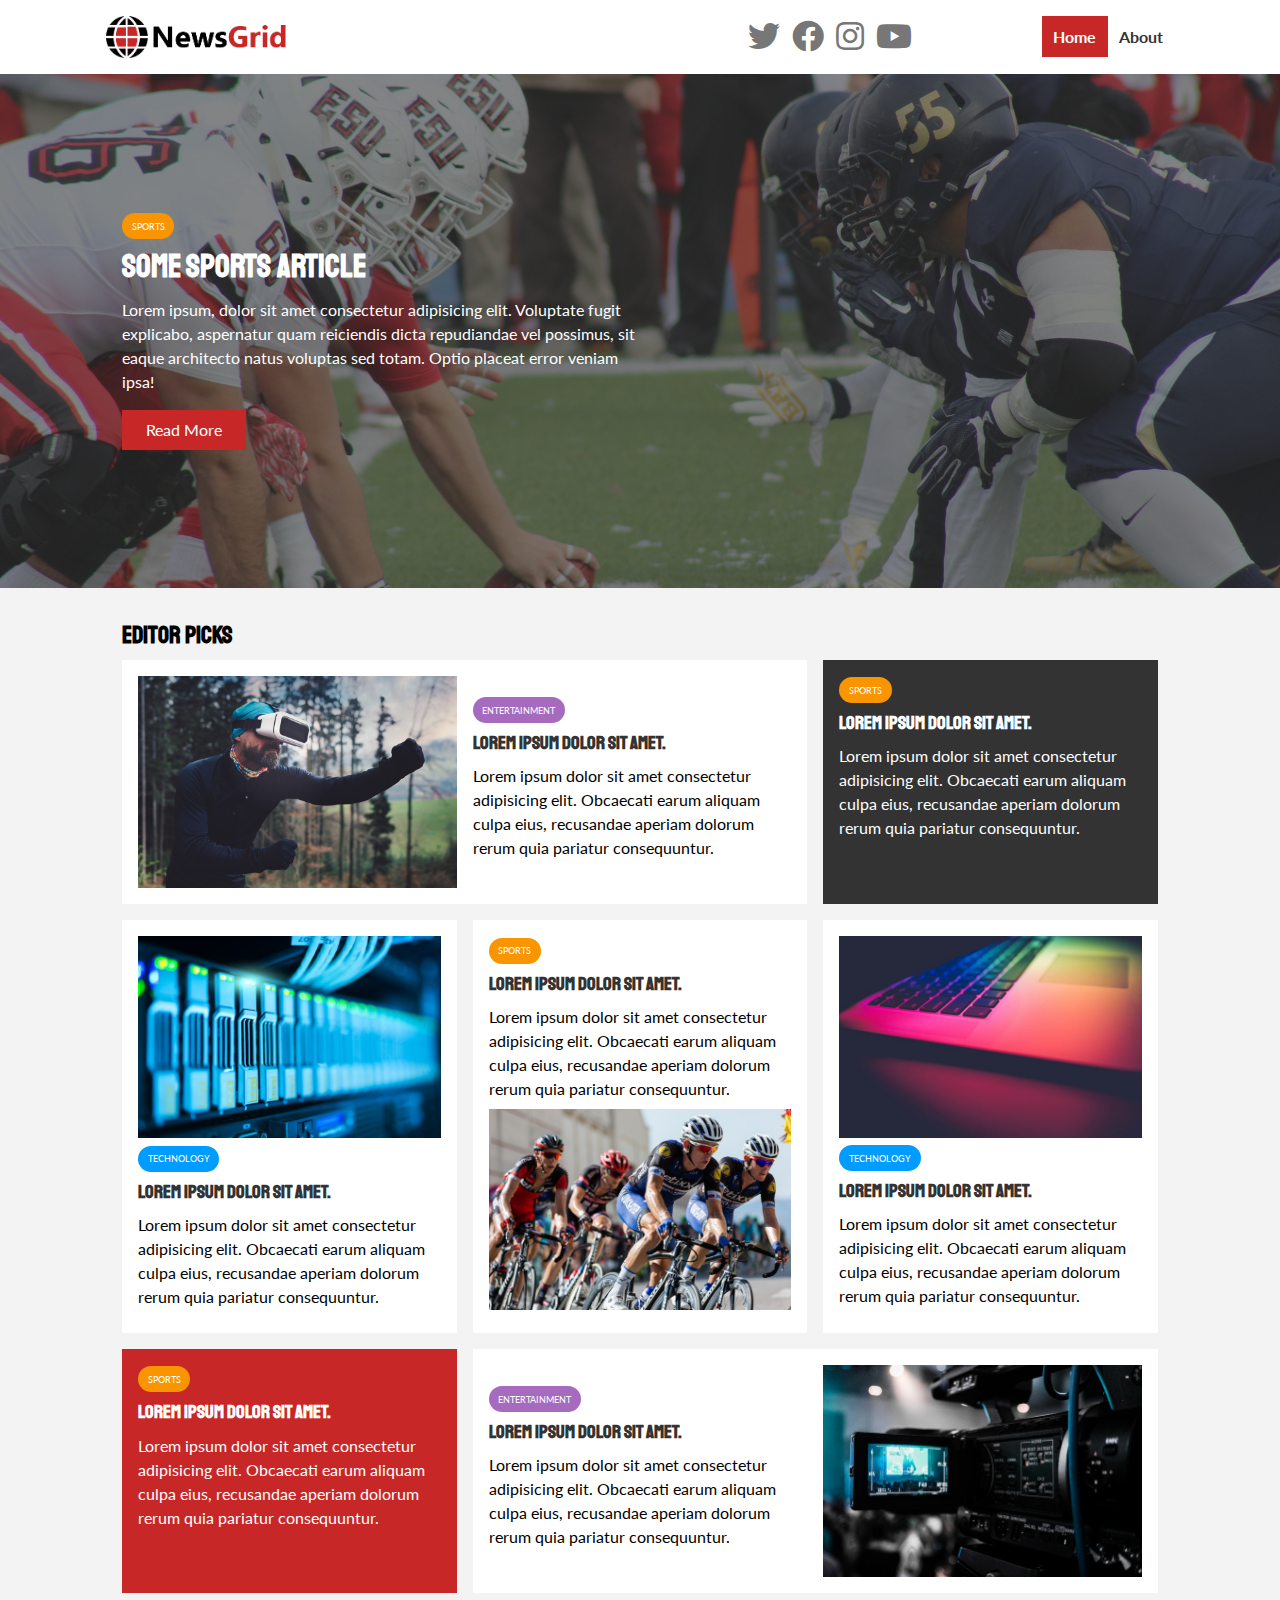
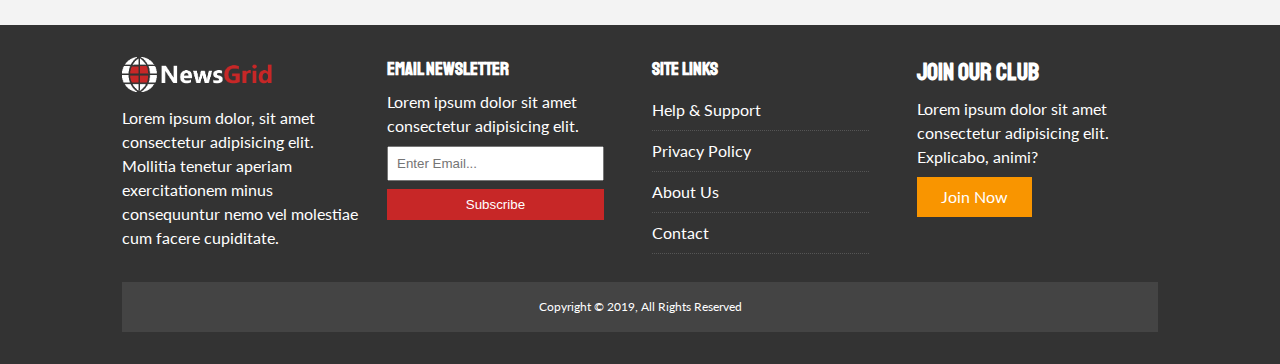
<file: index.html>
<!DOCTYPE html>
<html lang="en">

<head>
  <meta charset="UTF-8">
  <meta name="viewport" content="width=device-width, initial-scale=1.0">
  <meta http-equiv="X-UA-Compatible" content="ie=edge">
  <link rel="stylesheet" href="https://use.fontawesome.com/releases/v5.10.1/css/all.css">
  <link href="https://fonts.googleapis.com/css?family=Lato|Staatliches&display=swap" rel="stylesheet">
  <link rel="stylesheet" href="css/style.css">
  <link rel="stylesheet" media="screen and (max-width: 768px)" href="css/mobile.css">
  <link rel="shortcut icon" type="image/x-icon" href="favicon.ico">
  <title>NewsGrid | Latest News</title>
</head>

<body>

  <!-- Navigation Bar  -->
  <nav id="main-nav">
    <div class="container">
      <img src="img/logo.png" alt="NewsGrid" class="logo">
      <div class="social">
        <a href="https://www.youtube.com" target="_blank"><i class="fab fa-twitter fa-2x"></i></a>
        <a href="https://www.twitter.com" target="_blank"><i class="fab fa-facebook fa-2x"></i></a>
        <a href="https://www.instagram.com" target="_blank"><i class="fab fa-instagram fa-2x"></i></a>
        <a href="https://www.youtube.com" target="_blank"><i class="fab fa-youtube fa-2x"></i></a>
      </div>
      <ul>
        <li><a class="current" href="index.html">Home</a></li>
        <li><a href="about.html">About</a></li>
      </ul>
    </div>
  </nav>

  <!-- Showcase -->
  <header id="showcase">
    <div class="container">
      <div class="showcase-container">
        <div class="showcase-content">
          <div class="category category-sports">Sports</div>
          <h1>Some Sports Article</h1>
          <p>Lorem ipsum, dolor sit amet consectetur adipisicing elit. Voluptate fugit explicabo, aspernatur quam
            reiciendis dicta repudiandae vel possimus, sit eaque architecto natus voluptas sed totam. Optio placeat
            error veniam ipsa!</p>
          <a href="article.html" class="btn btn-primary">Read More</a>
        </div>
      </div>
    </div>
  </header>

  <!-- Home Articles -->
  <section id="home-articles" class="py-2">
    <div class="container">
      <h2>Editor Picks</h2>
      <div class="articles-container">
        <article class="card">
          <img src="img/articles/ent1.jpg" alt="">
          <div>
            <div class="category category-ent">Entertainment</div>
            <h3>
              <a href="article.html">Lorem ipsum dolor sit amet.</a>
            </h3>
            <p>Lorem ipsum dolor sit amet consectetur adipisicing elit. Obcaecati earum aliquam culpa eius, recusandae
              aperiam dolorum rerum quia pariatur consequuntur.</p>
          </div>
        </article>
        <article class="card bg-dark">
          <div class="category category-sports">Sports</div>
          <h3>
            <a href="article.html">Lorem ipsum dolor sit amet.</a>
          </h3>
          <p>Lorem ipsum dolor sit amet consectetur adipisicing elit. Obcaecati earum aliquam culpa eius, recusandae
            aperiam dolorum rerum quia pariatur consequuntur.</p>
        </article>
        <article class="card">
          <img src="img/articles/tech1.jpg" alt="">
          <div class="category category-tech">Technology</div>
          <h3>
            <a href="article.html">Lorem ipsum dolor sit amet.</a>
          </h3>
          <p>Lorem ipsum dolor sit amet consectetur adipisicing elit. Obcaecati earum aliquam culpa eius, recusandae
            aperiam dolorum rerum quia pariatur consequuntur.</p>
        </article>
        <article class="card">
          <div class="category category-sports">Sports</div>
          <h3>
            <a href="article.html">Lorem ipsum dolor sit amet.</a>
          </h3>
          <p>Lorem ipsum dolor sit amet consectetur adipisicing elit. Obcaecati earum aliquam culpa eius, recusandae
            aperiam dolorum rerum quia pariatur consequuntur.</p>
          <img src="img/articles/sports1.jpg" alt="">
        </article>
        <article class="card">
          <img src="img/articles/tech2.jpg" alt="">
          <div class="category category-tech">Technology</div>
          <h3>
            <a href="article.html">Lorem ipsum dolor sit amet.</a>
          </h3>
          <p>Lorem ipsum dolor sit amet consectetur adipisicing elit. Obcaecati earum aliquam culpa eius, recusandae
            aperiam dolorum rerum quia pariatur consequuntur.</p>
        </article>
        <article class="card bg-primary">
          <div class="category category-sports">Sports</div>
          <h3>
            <a href="article.html">Lorem ipsum dolor sit amet.</a>
          </h3>
          <p>Lorem ipsum dolor sit amet consectetur adipisicing elit. Obcaecati earum aliquam culpa eius, recusandae
            aperiam dolorum rerum quia pariatur consequuntur.</p>
        </article>
        <article class="card">
          <div>
            <div class="category category-ent">Entertainment</div>
            <h3>
              <a href="article.html">Lorem ipsum dolor sit amet.</a>
            </h3>
            <p>Lorem ipsum dolor sit amet consectetur adipisicing elit. Obcaecati earum aliquam culpa eius, recusandae
              aperiam dolorum rerum quia pariatur consequuntur.</p>
          </div>
          <img src="img/articles/ent2.jpg" alt="">
        </article>
      </div>
    </div>
  </section>

  <!-- Footer -->
  <footer id="main-footer" class="py-2">
    <div class="container footer-container">
      <div>
        <img src="img/logo_light.png" alt="NewsGrid">
        <p>Lorem ipsum dolor, sit amet consectetur adipisicing elit. Mollitia tenetur aperiam exercitationem minus consequuntur nemo vel molestiae cum facere cupiditate.</p>
      </div>
      <div>
        <h3>Email Newsletter</h3>
        <p>Lorem ipsum dolor sit amet consectetur adipisicing elit.</p>
        <form name="contact" method="POST" data-netlify="true">
          <input type="email" name="email" placeholder="Enter Email...">
          <input type="submit" value="Subscribe" class="btn btn-primary">
        </form>
      </div>
      <div>
        <h3>Site Links</h3>
        <ul class="list">
          <li><a href="#">Help & Support</a></li>
          <li><a href="#">Privacy Policy</a></li>
          <li><a href="#">About Us</a></li>
          <li><a href="#">Contact</a></li>
        </ul>
      </div>
      <div>
        <h2>Join Our Club</h2>
        <p>Lorem ipsum dolor sit amet consectetur adipisicing elit. Explicabo, animi?</p>
        <a href="#" class="btn btn-secondary">Join Now</a>
      </div>
      <div>
        <p>
          Copyright &copy; 2019, All Rights Reserved
        </p>
      </div>
    </div>
  </footer>

</body>

</html>
</file>
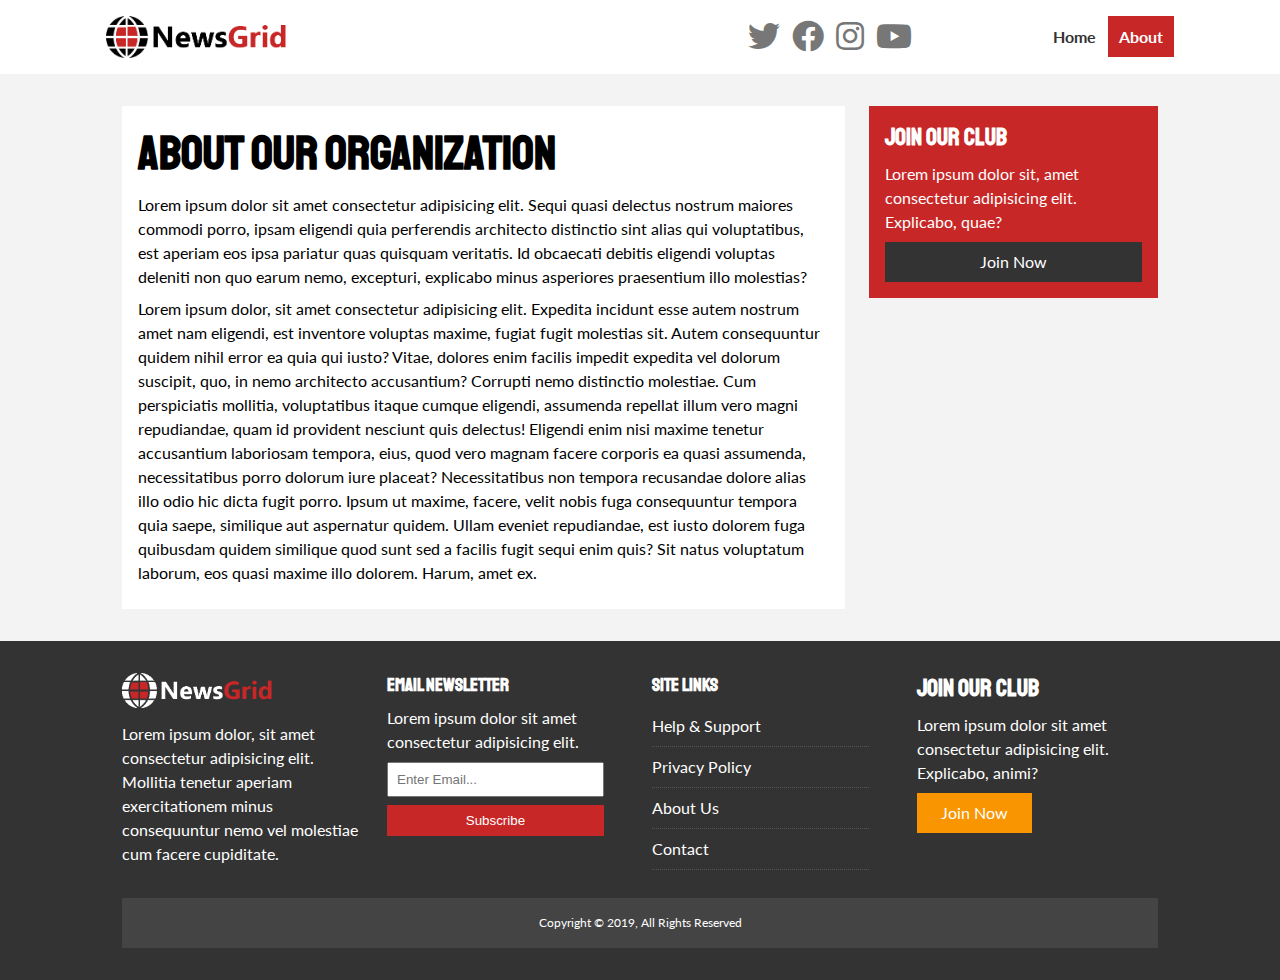
<file: about.html>
<!DOCTYPE html>
<html lang="en">

<head>
  <meta charset="UTF-8">
  <meta name="viewport" content="width=device-width, initial-scale=1.0">
  <meta http-equiv="X-UA-Compatible" content="ie=edge">
  <link rel="stylesheet" href="https://use.fontawesome.com/releases/v5.10.1/css/all.css">
  <link href="https://fonts.googleapis.com/css?family=Lato|Staatliches&display=swap" rel="stylesheet">
  <link rel="stylesheet" href="css/style.css">
  <link rel="stylesheet" media="screen and (max-width: 768px)" href="css/mobile.css">
  <link rel="shortcut icon" type="image/x-icon" href="favicon.ico">
  <title>NewsGrid | About</title>
</head>

<body>

  <!-- Navigation Bar  -->
  <nav id="main-nav">
    <div class="container">
      <img src="img/logo.png" alt="NewsGrid" class="logo">
      <div class="social">
        <a href="https://www.youtube.com" target="_blank"><i class="fab fa-twitter fa-2x"></i></a>
        <a href="https://www.twitter.com" target="_blank"><i class="fab fa-facebook fa-2x"></i></a>
        <a href="https://www.instagram.com" target="_blank"><i class="fab fa-instagram fa-2x"></i></a>
        <a href="https://www.youtube.com" target="_blank"><i class="fab fa-youtube fa-2x"></i></a>
      </div>
      <ul>
        <li><a href="index.html">Home</a></li>
        <li><a class="current" href="about.html">About</a></li>
      </ul>
    </div>
  </nav>

  <section id="about">
    <div class="container">
      <div class="page-container">
        <article class="card">
          <h1 class="l-heading">About Our Organization</h1>
          <p>Lorem ipsum dolor sit amet consectetur adipisicing elit. Sequi quasi delectus nostrum maiores commodi porro, ipsam eligendi quia perferendis architecto distinctio sint alias qui voluptatibus, est aperiam eos ipsa pariatur quas quisquam veritatis. Id obcaecati debitis eligendi voluptas deleniti non quo earum nemo, excepturi, explicabo minus asperiores praesentium illo molestias?</p>
          <p>Lorem ipsum dolor, sit amet consectetur adipisicing elit. Expedita incidunt esse autem nostrum amet nam eligendi, est inventore voluptas maxime, fugiat fugit molestias sit. Autem consequuntur quidem nihil error ea quia qui iusto? Vitae, dolores enim facilis impedit expedita vel dolorum suscipit, quo, in nemo architecto accusantium? Corrupti nemo distinctio molestiae. Cum perspiciatis mollitia, voluptatibus itaque cumque eligendi, assumenda repellat illum vero magni repudiandae, quam id provident nesciunt quis delectus! Eligendi enim nisi maxime tenetur accusantium laboriosam tempora, eius, quod vero magnam facere corporis ea quasi assumenda, necessitatibus porro dolorum iure placeat? Necessitatibus non tempora recusandae dolore alias illo odio hic dicta fugit porro. Ipsum ut maxime, facere, velit nobis fuga consequuntur tempora quia saepe, similique aut aspernatur quidem. Ullam eveniet repudiandae, est iusto dolorem fuga quibusdam quidem similique quod sunt sed a facilis fugit sequi enim quis? Sit natus voluptatum laborum, eos quasi maxime illo dolorem. Harum, amet ex.</p>
        </article>
        <aside class="card bg-primary">
          <h2>Join Our Club</h2>
          <p>Lorem ipsum dolor sit, amet consectetur adipisicing elit. Explicabo, quae?</p>
          <a href="#" class="btn btn-dark btn-block">Join Now</a>
        </aside>
      </div>
    </div>
  </section>

  <!-- Footer -->
  <footer id="main-footer" class="py-2">
    <div class="container footer-container">
      <div>
        <img src="img/logo_light.png" alt="NewsGrid">
        <p>Lorem ipsum dolor, sit amet consectetur adipisicing elit. Mollitia tenetur aperiam exercitationem minus
          consequuntur nemo vel molestiae cum facere cupiditate.</p>
      </div>
      <div>
        <h3>Email Newsletter</h3>
        <p>Lorem ipsum dolor sit amet consectetur adipisicing elit.</p>
        <form name="contact" method="POST" data-netlify="true">
          <input type="email" name="email" placeholder="Enter Email...">
          <input type="submit" value="Subscribe" class="btn btn-primary">
        </form>
      </div>
      <div>
        <h3>Site Links</h3>
        <ul class="list">
          <li><a href="#">Help & Support</a></li>
          <li><a href="#">Privacy Policy</a></li>
          <li><a href="#">About Us</a></li>
          <li><a href="#">Contact</a></li>
        </ul>
      </div>
      <div>
        <h2>Join Our Club</h2>
        <p>Lorem ipsum dolor sit amet consectetur adipisicing elit. Explicabo, animi?</p>
        <a href="#" class="btn btn-secondary">Join Now</a>
      </div>
      <div>
        <p>
          Copyright &copy; 2019, All Rights Reserved
        </p>
      </div>
    </div>
  </footer>

</body>

</html>
</file>
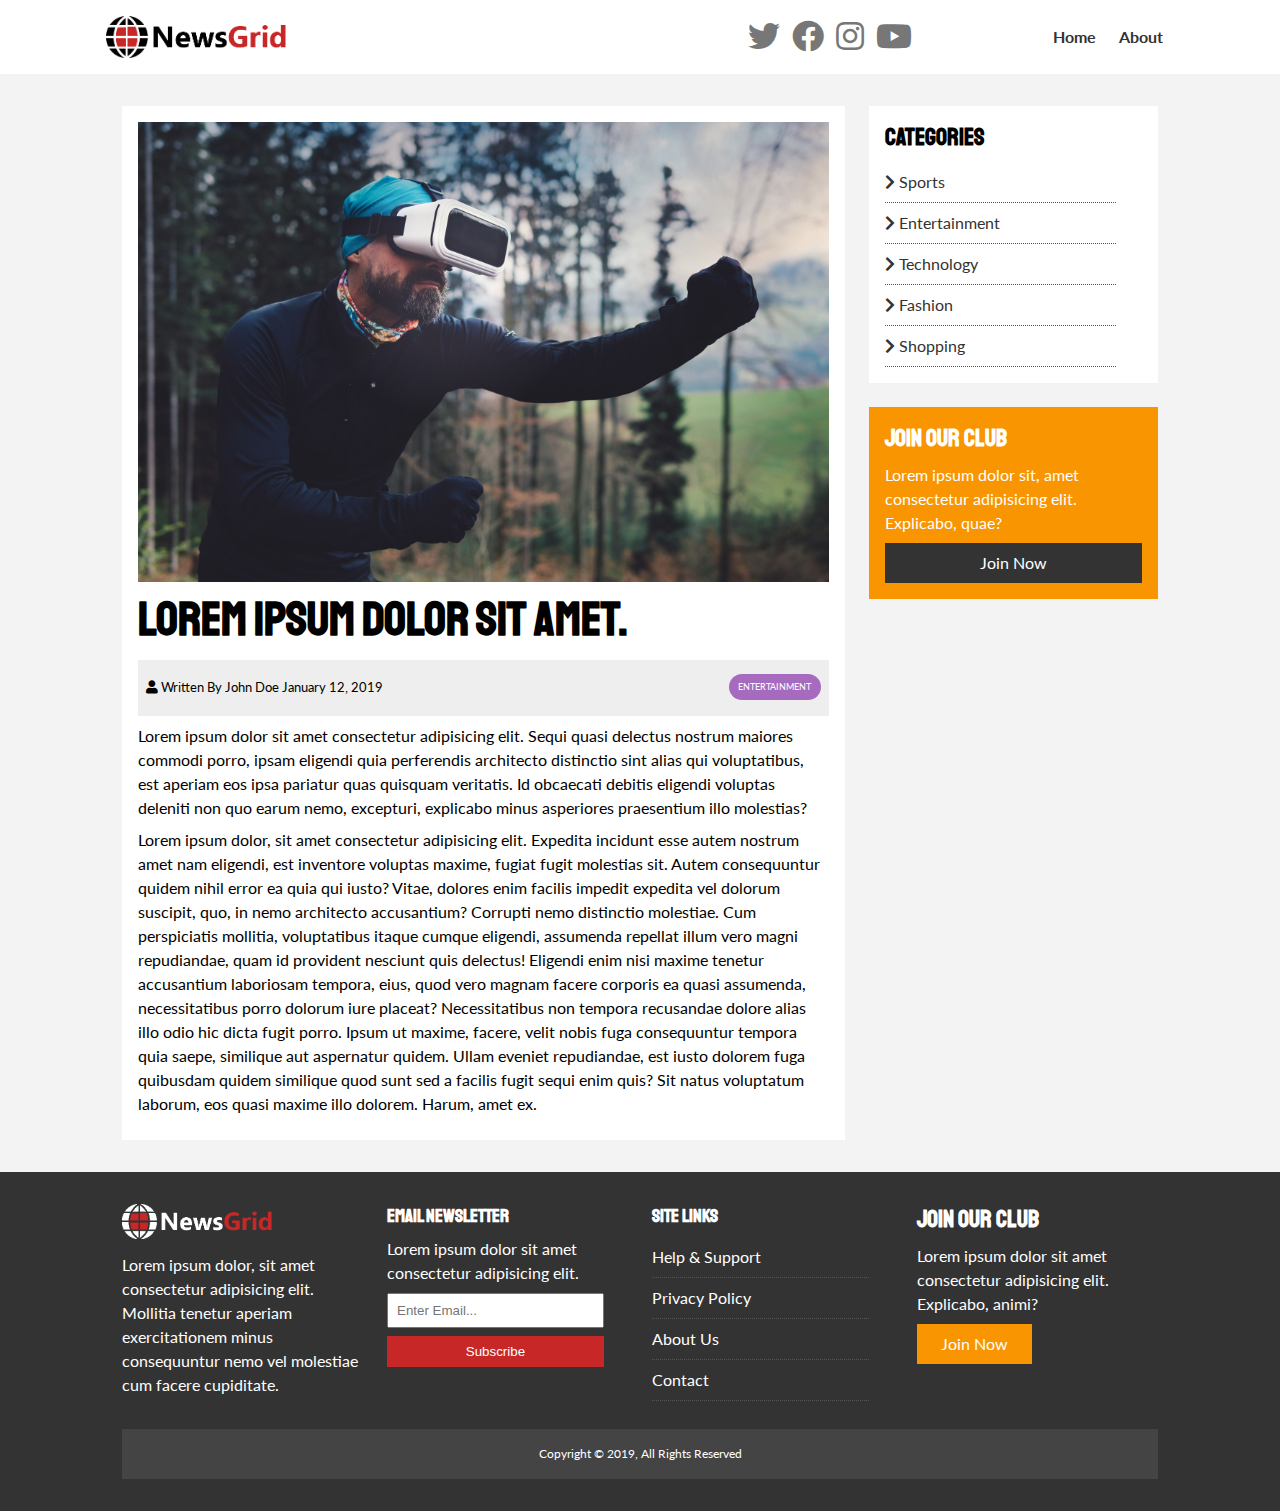
<file: article.html>
<!DOCTYPE html>
<html lang="en">

<head>
  <meta charset="UTF-8">
  <meta name="viewport" content="width=device-width, initial-scale=1.0">
  <meta http-equiv="X-UA-Compatible" content="ie=edge">
  <link rel="stylesheet" href="https://use.fontawesome.com/releases/v5.10.1/css/all.css">
  <link href="https://fonts.googleapis.com/css?family=Lato|Staatliches&display=swap" rel="stylesheet">
  <link rel="stylesheet" href="css/style.css">
  <link rel="stylesheet" media="screen and (max-width: 768px)" href="css/mobile.css">
  <link rel="shortcut icon" type="image/x-icon" href="favicon.ico">
  <title>NewsGrid | Latest News</title>
</head>

<body>

  <!-- Navigation Bar  -->
  <nav id="main-nav">
    <div class="container">
      <img src="img/logo.png" alt="NewsGrid" class="logo">
      <div class="social">
        <a href="https://www.youtube.com" target="_blank"><i class="fab fa-twitter fa-2x"></i></a>
        <a href="https://www.twitter.com" target="_blank"><i class="fab fa-facebook fa-2x"></i></a>
        <a href="https://www.instagram.com" target="_blank"><i class="fab fa-instagram fa-2x"></i></a>
        <a href="https://www.youtube.com" target="_blank"><i class="fab fa-youtube fa-2x"></i></a>
      </div>
      <ul>
        <li><a href="index.html">Home</a></li>
        <li><a href="about.html">About</a></li>
      </ul>
    </div>
  </nav>

  <section id="article">
    <div class="container">
      <div class="page-container">
        <article class="card">
          <img src="img/articles/ent1.jpg" alt="">
          <h1 class="l-heading">Lorem ipsum dolor sit amet.</h1>
          <div class="meta">
            <small>
              <i class="fas fa-user"></i> Written By John Doe January 12, 2019
            </small>
            <div class="category category-ent">Entertainment</div>
          </div>
          <p>Lorem ipsum dolor sit amet consectetur adipisicing elit. Sequi quasi delectus nostrum maiores commodi porro, ipsam eligendi quia perferendis architecto distinctio sint alias qui voluptatibus, est aperiam eos ipsa pariatur quas quisquam veritatis. Id obcaecati debitis eligendi voluptas deleniti non quo earum nemo, excepturi, explicabo minus asperiores praesentium illo molestias?</p>
          <p>Lorem ipsum dolor, sit amet consectetur adipisicing elit. Expedita incidunt esse autem nostrum amet nam eligendi, est inventore voluptas maxime, fugiat fugit molestias sit. Autem consequuntur quidem nihil error ea quia qui iusto? Vitae, dolores enim facilis impedit expedita vel dolorum suscipit, quo, in nemo architecto accusantium? Corrupti nemo distinctio molestiae. Cum perspiciatis mollitia, voluptatibus itaque cumque eligendi, assumenda repellat illum vero magni repudiandae, quam id provident nesciunt quis delectus! Eligendi enim nisi maxime tenetur accusantium laboriosam tempora, eius, quod vero magnam facere corporis ea quasi assumenda, necessitatibus porro dolorum iure placeat? Necessitatibus non tempora recusandae dolore alias illo odio hic dicta fugit porro. Ipsum ut maxime, facere, velit nobis fuga consequuntur tempora quia saepe, similique aut aspernatur quidem. Ullam eveniet repudiandae, est iusto dolorem fuga quibusdam quidem similique quod sunt sed a facilis fugit sequi enim quis? Sit natus voluptatum laborum, eos quasi maxime illo dolorem. Harum, amet ex.</p>
        </article>

        <aside id="categories" class="card">
          <h2>Categories</h2>
          <ul class="list">
            <li><a href="#"><i class="fas fa-chevron-right"></i> Sports</a></li>
            <li><a href="#"><i class="fas fa-chevron-right"></i> Entertainment</a></li>
            <li><a href="#"><i class="fas fa-chevron-right"></i> Technology</a></li>
            <li><a href="#"><i class="fas fa-chevron-right"></i> Fashion</a></li>
            <li><a href="#"><i class="fas fa-chevron-right"></i> Shopping</a></li>
          </ul>
        </aside>
        <aside class="card bg-secondary">
          <h2>Join Our Club</h2>
          <p>Lorem ipsum dolor sit, amet consectetur adipisicing elit. Explicabo, quae?</p>
          <a href="#" class="btn btn-dark btn-block">Join Now</a>
        </aside>
      </div>
    </div>
  </section>

  <!-- Footer -->
  <footer id="main-footer" class="py-2">
    <div class="container footer-container">
      <div>
        <img src="img/logo_light.png" alt="NewsGrid">
        <p>Lorem ipsum dolor, sit amet consectetur adipisicing elit. Mollitia tenetur aperiam exercitationem minus
          consequuntur nemo vel molestiae cum facere cupiditate.</p>
      </div>
      <div>
        <h3>Email Newsletter</h3>
        <p>Lorem ipsum dolor sit amet consectetur adipisicing elit.</p>
        <form name="contact" method="POST" data-netlify="true">
          <input type="email" name="email" placeholder="Enter Email...">
          <input type="submit" value="Subscribe" class="btn btn-primary">
        </form>
      </div>
      <div>
        <h3>Site Links</h3>
        <ul class="list">
          <li><a href="#">Help & Support</a></li>
          <li><a href="#">Privacy Policy</a></li>
          <li><a href="#">About Us</a></li>
          <li><a href="#">Contact</a></li>
        </ul>
      </div>
      <div>
        <h2>Join Our Club</h2>
        <p>Lorem ipsum dolor sit amet consectetur adipisicing elit. Explicabo, animi?</p>
        <a href="#" class="btn btn-secondary">Join Now</a>
      </div>
      <div>
        <p>
          Copyright &copy; 2019, All Rights Reserved
        </p>
      </div>
    </div>
  </footer>

</body>

</html>
</file>
<file: css/style.css>
:root {
  --primary-color: #c72727;
  --secondary-color: #f99500;
  --light-color: #f3f3f3;
  --dark-color: #333;
  --max-width: 1100px;
}

.category {
  --sports-color: #f99500;
  --ent-color: #a66bbe;
  --tech-color: #009cff;
}

* {
  margin: 0;
  padding: 0;
  box-sizing: border-box;
}

body {
  font-family: 'Lato', sans-serif;
  line-height: 1.5;
  background: var(--light-color);
}

a {
  color: #333;
  text-decoration: none;
}

ul {
  list-style: none;
}

p {
  margin: 0.5rem 0;
}

img {
  width: 100%;
}

h1, h2, h3, h4, h5, h6 {
  font-family: 'Staatliches', cursive;
  margin-bottom: 0.55rem;
  line-height: 1.3; 
}



/* Utility */
.container {
  max-width: var(--max-width);
  margin: auto;
  padding: 0 2rem;
  overflow: hidden;
}

.category {
  display: inline-block;
  color: #fff;
  font-size: 0.55rem;
  text-transform: uppercase;
  padding: 0.4rem 0.6rem;
  border-radius: 15px;
  margin-bottom: 0.5rem;
}

.category-sports { background: var(--sports-color); }
.category-ent { background: var(--ent-color); }
.category-tech { background: var(--tech-color); }

.btn {
  display: inline-block;
  border: none;
  background: var(--dark-color);
  color: #fff;
  padding: 0.5rem 1.5rem;
}

.btn-light { background: var(--light-color); }
.btn-primary { background: var(--primary-color); }
.btn-secondary { background: var(--secondary-color); }

.btn-block {
  display: block;
  width: 100%;
  text-align: center;
}

.btn:hover {
  opacity: 0.9;
}

.card {
  background: #fff;
  padding: 1rem;
}

.bg-dark {
  background: var(--dark-color);
  color: #fff;
}

.bg-primary {
  background: var(--primary-color);
  color: #fff;
}

.bg-secondary {
  background: var(--secondary-color);
  color: #fff;
}

.bg-dark h1,
.bg-dark h2,
.bg-dark h3,
.bg-dark a,
.bg-primary h1,
.bg-primary h2,
.bg-primary h3,
.bg-primary a,
.bg-secondary h1,
.bg-secondary h2,
.bg-secondary h3,
.bg-secondary a {
  color: #fff;
}

.py-1 { padding: 1.5rem 0 }
.py-2 { padding: 2rem 0 }
.py-3 { padding: 3rem 0 }
.p-1 { padding: 1.5rem }
.p-2 { padding: 2rem }
.p-3 { padding: 3rem }

.l-heading {
  font-size: 3rem;
}

.list li {
  padding: 0.5rem 0;
  border-bottom: #555 dotted 1px;
  width: 90%;
}

.list li a:hover {
  color: var(--primary-color) !important;
}


/* Inner page grid container */
.page-container {
  display: grid;
  grid-template-columns: 5fr 2fr;
  margin: 2rem 0;
  grid-gap: 1.5rem;
}

.page-container > *:first-child {
  grid-row: 1 / span 3;
}

/* Navigation */
#main-nav {
  background: #fff;
  position: sticky;
  top: 0;
  z-index: 2;
}

#main-nav .container {
  display: grid;
  grid-template-columns: 6fr 3fr 2fr;
  padding: 1rem;
  align-items: center;
}

#main-nav .logo {
  width: 180px;
}

#main-nav ul {
  justify-self: end;
  display: flex;
}

#main-nav ul li a {
  padding: 0.7rem;
  font-weight: bold;
}

#main-nav ul li a.current {
  background: var(--primary-color);
  color: #fff;
}

#main-nav ul li a:hover {
  background: var(--light-color);
  color: var(--dark-color);
}

#main-nav .social {
  justify-self: center;
}

#main-nav .social i {
  color: #777;
  margin-right: 0.5rem;
}



/* Showcase */
#showcase {
  color: #fff;
  background: #333;
  padding: 2rem;
  position: relative;
}

#showcase:before {
  content: '';
  background: url('../img/featured.jpg') no-repeat center center/cover;
  position: absolute;
  top: 0;
  left: 0;
  width: 100%;
  height: 100%;
  opacity: 0.4;
}

#showcase .showcase-container {
  display: grid;
  grid-template-columns: repeat(2, 1fr);
  justify-content: center;
  align-items: center;
  height: 50vh;
}

#showcase .showcase-content {
  z-index: 1;
}

#showcase .showcase-content p {
  margin-bottom: 1rem;
}


/* Home Articles */
#home-articles .articles-container {
  display: grid;
  grid-template-columns: repeat(3, 1fr);
  grid-gap: 1rem;
}

/* target the direct first/last child of whatever element it is */
#home-articles .articles-container > *:first-child,
#home-articles .articles-container > *:last-child {
  display: grid;
  grid-template-columns: repeat(2, 1fr);
  grid-gap: 1rem;
  align-items: center;
  grid-column: 1 / span 2;
}

#home-articles .articles-container > *:last-child {
  grid-column: 2 / span 2;
}

#article .meta {
  display: flex;
  justify-content: space-between;
  align-items: center;
  background: #eee;
  padding: 0.5rem;
}

#article .meta .category {
  margin-top: 0.4rem;
}


/* Footer */
#main-footer {
  background: var(--dark-color);
  color: #fff;
}

#main-footer img {
  width: 150px;
}

#main-footer a {
  color: #fff;
}

#main-footer .footer-container {
  display: grid;
  grid-template-columns: repeat(4, 1fr);
  grid-gap: 1.5rem;
}

#main-footer .footer-container > *:last-child {
  background: #444;
  grid-column: 1 / span 4;
  padding: 0.5rem;
  text-align: center;
  font-size: 0.75rem;
}

#main-footer .footer-container input[type='email'] {
  width: 90%;
  padding: 0.5rem;
  margin-bottom: 0.5rem;
}

#main-footer .footer-container input[type='submit'] {
  width: 90%;
}
</file>
<file: css/mobile.css>
/* Navigation */
#main-nav .social {
  display: none;
}

#main-nav .container {
  grid-template-columns: 1fr;
  grid-gap: 1.2rem;
}

#main-nav ul,
#main-nav .logo {
  justify-self: center;
}

#main-nav ul li a {
  padding: 0.50rem;
}

#home-articles .articles-container {
  grid-template-columns: repeat(2, 1fr);
}

#home-articles .articles-container > *:first-child,
#home-articles .articles-container > *:last-child {
  grid-template-columns: 1fr;
  grid-column: 1;
}


@media(max-width: 600px) {
  /* Stack Grid Items */
  #showcase .showcase-container,
  #home-articles .articles-container,
  #main-footer .footer-container {
    grid-template-columns: 1fr;
  }

  #main-footer .footer-container > *:last-child {
    grid-column: 1;
  }

  #main-footer .footer-container > *:first-child,
  #main-footer .footer-container > *:nth-child(2) {
    border-bottom: #444 dotted 1px;
    padding-bottom: 1rem;
  }
 
  .page-container {
    grid-template-columns: 1fr;
    text-align: center;
  }

  .page-container > *:first-child {
    grid-row: 1;
  }

  .l-heading {
    font-size: 2rem;
  }
}
</file>
